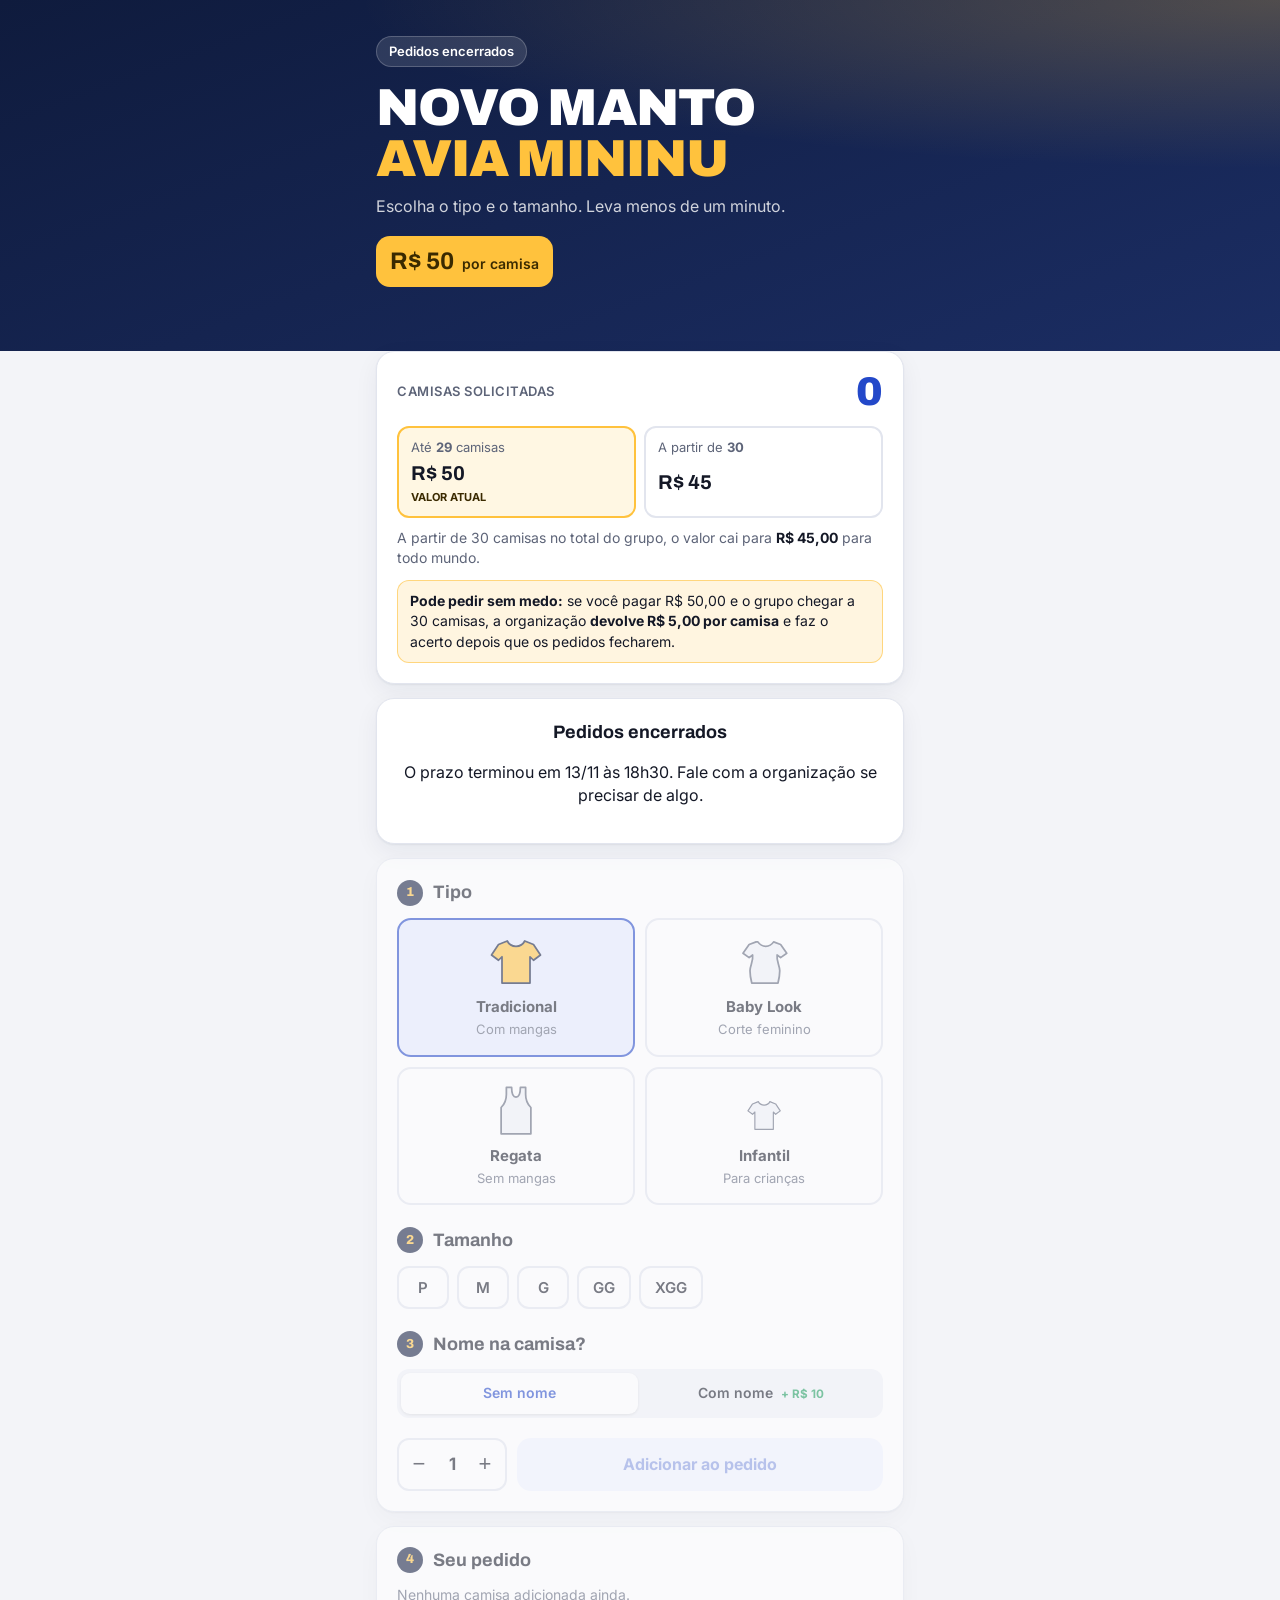
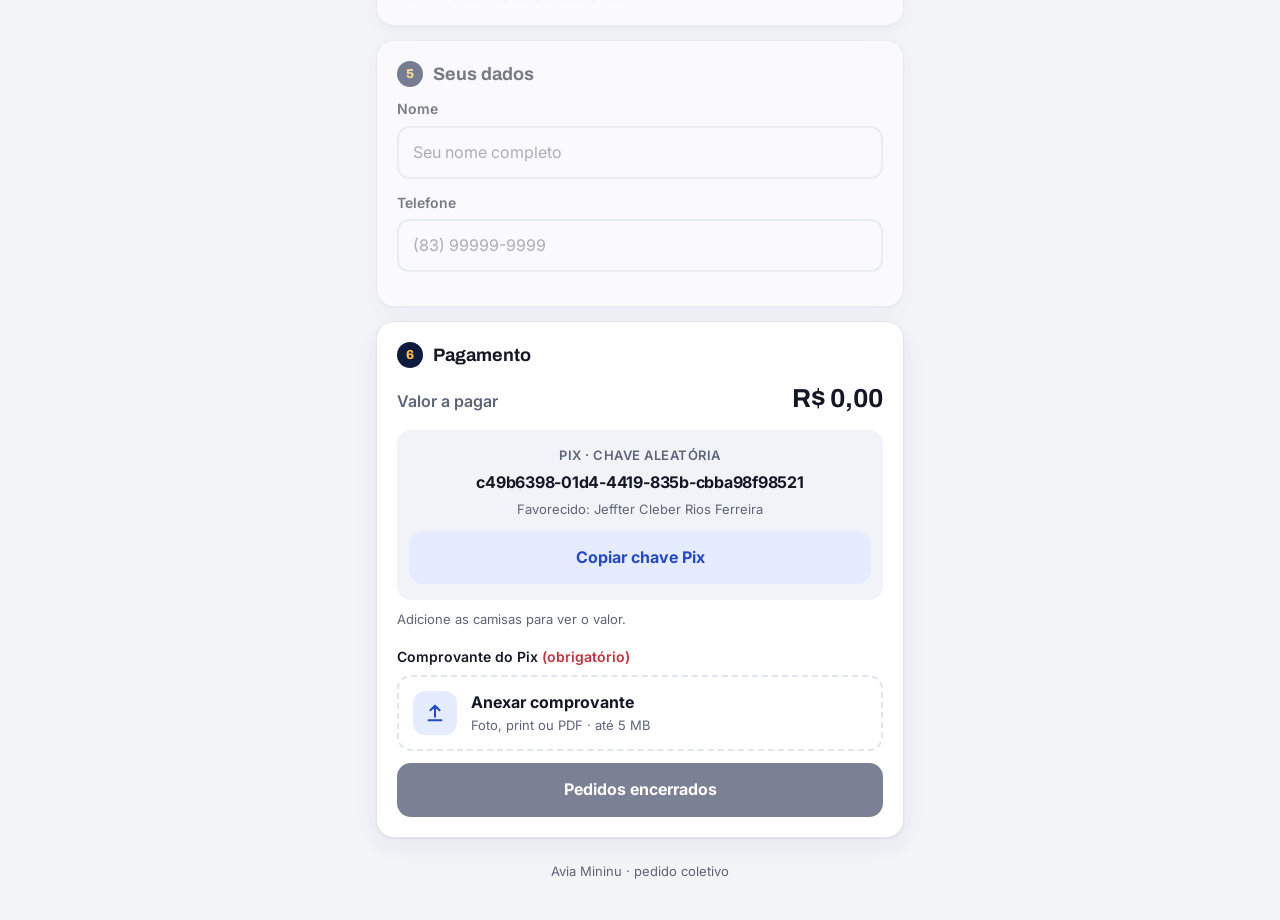
<file: index.html>
<!doctype html>
<html lang="pt-BR">
<head>
  <meta charset="utf-8" />
  <meta name="viewport" content="width=device-width, initial-scale=1, viewport-fit=cover" />
  <title>Novo Manto Avia Mininu</title>
  <meta name="description" content="Faça seu pedido do novo manto Avia Mininu." />
  <meta name="theme-color" content="#0f1b3d" />
  <link rel="icon" href="data:image/svg+xml,%3Csvg xmlns='http://www.w3.org/2000/svg' viewBox='0 0 64 64'%3E%3Cpath fill='%23ffc23d' d='M22 8 12 12 4 24l8 6 4-4v30h32V26l4 4 8-6-8-12-10-4c-2 4-6 6-10 6s-8-2-10-6z'/%3E%3C/svg%3E" />
  <link rel="preconnect" href="https://fonts.googleapis.com" />
  <link rel="preconnect" href="https://fonts.gstatic.com" crossorigin />
  <link href="https://fonts.googleapis.com/css2?family=Archivo:wght@500;700;900&family=Inter:wght@400;500;600;700&display=swap" rel="stylesheet" />
  <link rel="stylesheet" href="styles.css" />
</head>
<body>
  <header class="hero">
    <div class="wrap">
      <span class="badge" id="prazo-badge">Pedidos abertos</span>
      <h1 id="titulo">Novo Manto<br /><span>Avia Mininu</span></h1>
      <p class="hero-sub">Escolha o tipo e o tamanho. Leva menos de um minuto.</p>
      <div class="price-pill">
        <strong id="preco-atual">R$ 50</strong>
        <span>por camisa</span>
      </div>
    </div>
  </header>

  <main class="wrap">
    <div class="demo-banner" id="demo-banner" hidden>
      <strong>Modo demonstração:</strong> os pedidos ficam salvos só neste navegador.
    </div>

    <!-- Contador de camisas -->
    <section class="card counter-card" aria-live="polite">
      <div class="counter">
        <span class="label">Camisas solicitadas</span>
        <b class="counter-num" id="total-grupo">0</b>
      </div>
      <div class="tiers">
        <div class="tier" id="tier-normal"><span>Até <b class="meta">29</b> camisas</span><strong id="preco-normal">R$ 50</strong></div>
        <div class="tier" id="tier-desconto"><span>A partir de <b class="meta-desc">30</b></span><strong id="preco-desconto">R$ 45</strong></div>
      </div>
      <p class="progress-msg" id="progress-msg">Carregando…</p>
      <p class="aviso-devolucao" id="aviso-devolucao" hidden></p>
    </section>

    <!-- Pedido fechado -->
    <section class="card closed" id="closed" hidden>
      <h2>Pedidos encerrados</h2>
      <p id="closed-text">O prazo terminou. Fale com a organização se precisar de algo.</p>
    </section>

    <form id="form" novalidate>
      <!-- Montar item -->
      <section class="card">
        <h2><span class="step">1</span> Tipo</h2>
        <div class="tipo-grid" id="tipos" role="radiogroup" aria-label="Tipo de camisa"></div>

        <h2><span class="step">2</span> Tamanho</h2>
        <div class="chips" id="tamanhos" role="radiogroup" aria-label="Tamanho"></div>

        <h2><span class="step">3</span> Nome na camisa?</h2>
        <div class="segmented two" id="personalizar" role="radiogroup" aria-label="Nome na camisa">
          <button type="button" role="radio" aria-checked="true" data-v="nao">Sem nome</button>
          <button type="button" role="radio" aria-checked="false" data-v="sim">Com nome <small id="preco-nome-label">+ R$ 10</small></button>
        </div>
        <label class="field nome-camisa" id="nome-camisa-wrap" hidden>
          <span>Nome que vai na camisa</span>
          <input id="nome-camisa" maxlength="15" autocomplete="off" autocapitalize="characters" placeholder="Ex.: JOÃO" />
          <small class="muted">Até 15 letras. Para nomes diferentes, adicione uma camisa de cada vez.</small>
        </label>

        <div class="add-row">
          <div class="stepper" aria-label="Quantidade">
            <button type="button" id="qtd-menos" aria-label="Diminuir">−</button>
            <output id="qtd">1</output>
            <button type="button" id="qtd-mais" aria-label="Aumentar">+</button>
          </div>
          <button type="button" class="btn btn-secondary" id="add">Adicionar ao pedido</button>
        </div>
        <p class="hint" id="add-hint"></p>
      </section>

      <!-- Carrinho -->
      <section class="card" id="carrinho-card">
        <h2><span class="step">4</span> Seu pedido</h2>
        <ul class="cart" id="cart"></ul>
        <p class="empty" id="cart-empty">Nenhuma camisa adicionada ainda.</p>
        <div class="cart-total" id="cart-total" hidden>
          <span><b id="total-qtd">0</b> camisa(s)</span>
          <strong id="total-valor">R$ 0,00</strong>
        </div>
      </section>

      <!-- Dados -->
      <section class="card">
        <h2><span class="step">5</span> Seus dados</h2>
        <label class="field">
          <span>Nome</span>
          <input id="nome" name="nome" autocomplete="name" placeholder="Seu nome completo" required maxlength="80" />
        </label>
        <label class="field">
          <span>Telefone</span>
          <input id="telefone" name="telefone" type="tel" inputmode="tel" autocomplete="tel" placeholder="(83) 99999-9999" required maxlength="16" />
        </label>
        <!-- campo anti-spam, invisível para pessoas -->
        <input type="text" name="site" id="site" tabindex="-1" autocomplete="off" class="hp" aria-hidden="true" />
      </section>

      <!-- Pagamento -->
      <section class="card" id="pagamento-card">
        <h2><span class="step">6</span> Pagamento</h2>
        <div class="pagar">
          <span>Valor a pagar</span>
          <strong id="pagar-valor">R$ 0,00</strong>
        </div>
        <div class="pix">
          <span class="label">Pix · chave aleatória</span>
          <div class="pix-key pending" id="pix-key">Chave Pix será informada em breve</div>
          <span class="muted small" id="pix-nome"></span>
          <button type="button" class="btn btn-secondary" id="copiar-pix" hidden>Copiar chave Pix</button>
        </div>
        <p class="hint" id="aviso-desconto"></p>

        <span class="field-label">Comprovante do Pix <em>(obrigatório)</em></span>
        <label class="upload" id="upload">
          <input type="file" id="comprovante" accept="image/*,application/pdf" />
          <span class="upload-icon" aria-hidden="true">
            <svg viewBox="0 0 24 24"><path d="M12 16V4m0 0-5 5m5-5 5 5M5 20h14" /></svg>
          </span>
          <span class="upload-text"><b>Anexar comprovante</b><small>Foto, print ou PDF · até 5 MB</small></span>
        </label>
        <div class="upload-ok" id="upload-ok" hidden>
          <img id="upload-thumb" alt="" hidden />
          <span class="upload-file"><b id="upload-nome"></b><small id="upload-info"></small></span>
          <button type="button" class="rm" id="upload-rm" aria-label="Remover comprovante">×</button>
        </div>

        <p class="error" id="erro" role="alert" hidden></p>
        <button type="submit" class="btn btn-primary" id="enviar">Enviar pedido</button>
        <p class="hint center" id="prazo-texto"></p>
      </section>
    </form>

    <!-- Sucesso -->
    <section class="card success" id="sucesso" hidden>
      <div class="check" aria-hidden="true">
        <svg viewBox="0 0 24 24"><path d="M5 12.5 10 17.5 19 7" /></svg>
      </div>
      <h2>Pedido recebido!</h2>
      <p class="muted" id="sucesso-id"></p>
      <ul class="cart readonly" id="sucesso-itens"></ul>
      <div class="cart-total">
        <span id="sucesso-qtd"></span>
        <strong id="sucesso-valor"></strong>
      </div>

      <p class="comprovante-ok">✓ Comprovante do Pix recebido</p>
      <p class="hint" id="sucesso-aviso"></p>

      <a class="btn btn-whats" id="whats" target="_blank" rel="noopener" hidden>Falar com a organização</a>
      <button type="button" class="btn btn-ghost" id="novo">Fazer outro pedido</button>
    </section>
  </main>

  <footer class="wrap footer">Avia Mininu · pedido coletivo</footer>

  <div class="toast" id="toast" role="status" aria-live="polite"></div>

  <script src="config.js"></script>
  <script src="app.js"></script>
</body>
</html>
</file>
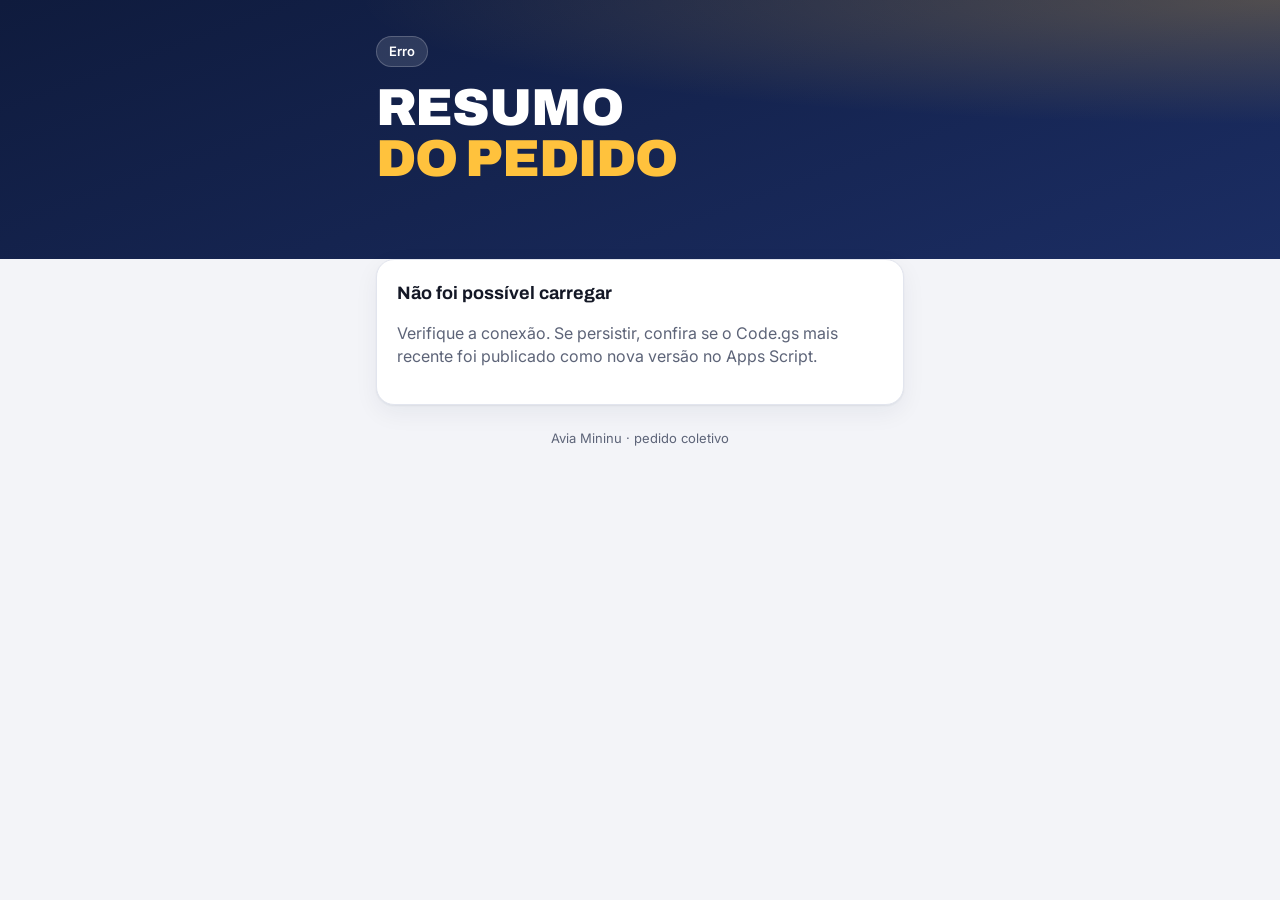
<file: resumo/index.html>
<!doctype html>
<html lang="pt-BR">
<head>
  <meta charset="utf-8" />
  <meta name="viewport" content="width=device-width, initial-scale=1, viewport-fit=cover" />
  <title>Resumo do pedido</title>
  <meta name="robots" content="noindex" />
  <meta name="theme-color" content="#0f1b3d" />
  <link rel="icon" href="data:image/svg+xml,%3Csvg xmlns='http://www.w3.org/2000/svg' viewBox='0 0 64 64'%3E%3Cpath fill='%23ffc23d' d='M22 8 12 12 4 24l8 6 4-4v30h32V26l4 4 8-6-8-12-10-4c-2 4-6 6-10 6s-8-2-10-6z'/%3E%3C/svg%3E" />
  <link rel="preconnect" href="https://fonts.googleapis.com" />
  <link rel="preconnect" href="https://fonts.gstatic.com" crossorigin />
  <link href="https://fonts.googleapis.com/css2?family=Archivo:wght@500;700;900&family=Inter:wght@400;500;600;700&display=swap" rel="stylesheet" />
  <link rel="stylesheet" href="../styles.css" />
  <style>
    .hero { padding-bottom: 56px; }
    .hero-sub a { color: var(--yellow); }
    .stats { display: grid; grid-template-columns: 1fr 1fr; gap: 10px; }
    .stat { background: var(--chip); border-radius: 14px; padding: 12px 14px; }
    .stat .label { display: block; font-size: 12px; }
    .stat b { font-family: Archivo, sans-serif; font-size: 24px; line-height: 1.2; }
    .stat.big { grid-column: 1 / -1; display: flex; justify-content: space-between; align-items: center; }
    .stat.big b { font-size: 40px; color: var(--accent); }
    .stat.devolver { background: rgba(255, 194, 61, .18); border: 1px solid rgba(255, 194, 61, .6); }
    .stat.devolver b { font-size: 32px; color: var(--ink); }
    .alerta { margin: 12px 0 0; color: var(--danger); font-weight: 600; font-size: 14px; }
    table { width: 100%; border-collapse: collapse; font-size: 15px; }
    th, td { text-align: left; padding: 8px 6px; border-bottom: 1px solid var(--line); }
    th { font-size: 12px; text-transform: uppercase; letter-spacing: .04em; color: var(--muted); }
    td.n, th.n { text-align: right; font-variant-numeric: tabular-nums; }
    tr.total td { font-weight: 700; border-bottom: 0; }
    .tipo-bloco + .tipo-bloco { margin-top: 22px; }
    .tipo-bloco h3 { font-family: Archivo, sans-serif; font-size: 16px; margin: 0 0 6px; display: flex; justify-content: space-between; }
    .tipo-bloco h3 span { color: var(--muted); font-weight: 600; font-size: 14px; }
    .nome { font-weight: 700; letter-spacing: .03em; }
    tr.com-nome td { background: rgba(255, 194, 61, .12); }
    .rodape { display: flex; justify-content: space-between; align-items: center; gap: 12px; }
    .rodape .btn { width: auto; margin: 0; padding: 10px 16px; }
    .muted { color: var(--muted); }
  </style>
</head>
<body>
  <header class="hero">
    <div class="wrap">
      <span class="badge" id="status">Carregando…</span>
      <h1>Resumo<br /><span>do pedido</span></h1>
      <p class="hero-sub" id="atualizado">Buscando os dados da planilha…</p>
    </div>
  </header>

  <main class="wrap">
    <section class="card" id="erro" hidden>
      <h2>Não foi possível carregar</h2>
      <p class="muted" id="erro-texto"></p>
    </section>

    <section class="card" id="numeros" hidden>
      <div class="stats">
        <div class="stat big"><span class="label">Total de camisas</span><b id="r-total">0</b></div>
        <div class="stat"><span class="label">Pedidos</span><b id="r-pedidos">0</b></div>
        <div class="stat"><span class="label">Preço por camisa</span><b id="r-preco">–</b></div>
        <div class="stat"><span class="label">Camisas com nome</span><b id="r-nome">0</b></div>
        <div class="stat"><span class="label">Falta para o desconto</span><b id="r-falta">–</b></div>
        <div class="stat"><span class="label">Valor recebido (Pix)</span><b id="r-recebido">–</b></div>
        <div class="stat"><span class="label">Valor final</span><b id="r-valor">–</b></div>
        <div class="stat big devolver"><span class="label">Total a devolver</span><b id="r-devolver">–</b></div>
      </div>
      <p class="hint" id="r-explica"></p>
      <p class="alerta" id="r-alerta" hidden></p>
    </section>

    <section class="card" id="devolucoes" hidden>
      <h2>Devoluções</h2>
      <p class="hint" style="margin:0 0 8px" id="dev-explica"></p>
      <table>
        <thead><tr><th>Pedido</th><th>Nome</th><th class="n">Camisas</th><th class="n">Devolver</th></tr></thead>
        <tbody id="tb-devolucoes"></tbody>
      </table>
    </section>

    <section class="card" id="por-tipo" hidden>
      <h2>Por tipo</h2>
      <table>
        <thead><tr><th>Tipo</th><th class="n">Sem nome</th><th class="n">Com nome</th><th class="n">Total</th></tr></thead>
        <tbody id="tb-tipos"></tbody>
      </table>
    </section>

    <section class="card" id="producao" hidden>
      <h2>Lista para produção</h2>
      <div id="lista"></div>
    </section>

    <div class="rodape" id="rodape" hidden>
      <span class="muted small">Atualiza sozinho a cada minuto.</span>
      <button type="button" class="btn btn-secondary" id="atualizar">Atualizar agora</button>
    </div>
  </main>

  <footer class="wrap footer">Avia Mininu · pedido coletivo</footer>

  <script src="../config.js"></script>
  <script>
    (() => {
      const C = window.CONFIG;
      const $ = (id) => document.getElementById(id);
      const brl = (v) => v.toLocaleString("pt-BR", { style: "currency", currency: "BRL" });
      const esc = (s) => String(s).replace(/[&<>"']/g, (c) => ({ "&": "&amp;", "<": "&lt;", ">": "&gt;", '"': "&quot;", "'": "&#39;" })[c]);

      function mostrarErro(msg) {
        $("status").textContent = "Erro";
        $("atualizado").textContent = "";
        $("erro-texto").textContent = msg;
        $("erro").hidden = false;
      }

      function render(d) {
        $("status").textContent = d.aberto ? "Pedidos abertos" : "Pedidos encerrados";
        $("atualizado").textContent = `Atualizado em ${d.atualizadoEm}`;
        $("erro").hidden = true;

        $("r-total").textContent = d.totalUnidades;
        $("r-pedidos").textContent = d.pedidos;
        $("r-preco").textContent = brl(d.preco);
        $("r-nome").textContent = d.comNome;
        const falta = C.MINIMO_DESCONTO - d.totalUnidades;
        $("r-falta").textContent = falta > 0 ? `${falta} camisa(s)` : "Atingido ✓";
        $("r-valor").textContent = brl(d.valorTotal);
        const temDevolucao = typeof d.aDevolver === "number";
        $("r-recebido").textContent = temDevolucao ? brl(d.valorRecebido) : "–";
        $("r-devolver").textContent = temDevolucao ? brl(d.aDevolver) : "–";
        $("r-explica").textContent = !temDevolucao
          ? "Para ver o valor recebido e as devoluções, publique a versão mais recente do Code.gs."
          : d.semValorPago
            ? `Rode "configurarPlanilha" no Apps Script: ${d.semValorPago} pedido(s) ainda sem "Valor pago" na planilha.`
            : `Valor final = camisas × ${brl(d.preco)} (preço atual) + nomes. A devolver = recebido − valor final.`;
        const devs = temDevolucao ? d.devolucoes : [];
        $("tb-devolucoes").innerHTML = devs.length
          ? devs.map((x) => `<tr><td>nº ${x.pedido}</td><td>${esc(x.nome)}</td><td class="n">${x.camisas}</td><td class="n">${brl(x.valor)}</td></tr>`).join("") +
            `<tr class="total"><td colspan="2">Total</td><td class="n">${devs.reduce((s, x) => s + x.camisas, 0)}</td><td class="n">${brl(d.aDevolver)}</td></tr>`
          : `<tr><td colspan="4" class="muted">Nenhuma devolução pendente.</td></tr>`;
        $("dev-explica").innerHTML =
          `Quem pagou ${brl(C.PRECO_NORMAL)} antes do grupo chegar a ${C.MINIMO_DESCONTO} camisas recebe a diferença de volta. ` +
          `Nome completo e telefone estão na aba <b>Devoluções</b> da planilha.`;
        $("devolucoes").hidden = !temDevolucao;
        $("r-alerta").hidden = !d.naoPagas;
        $("r-alerta").textContent = `Atenção: ${d.naoPagas} camisa(s) de pedidos com "Pago?" desmarcado na planilha.`;

        const semNome = d.tipos.reduce((s, t) => s + t.semNome, 0);
        $("tb-tipos").innerHTML =
          d.tipos.map((t) => `<tr><td>${esc(t.tipo)}</td><td class="n">${t.semNome}</td><td class="n">${t.comNome}</td><td class="n">${t.total}</td></tr>`).join("") +
          `<tr class="total"><td>Total</td><td class="n">${semNome}</td><td class="n">${d.comNome}</td><td class="n">${d.totalUnidades}</td></tr>`;

        $("lista").innerHTML = d.tipos.length
          ? d.tipos.map((t) => `
            <div class="tipo-bloco">
              <h3>${esc(t.tipo)} <span>${t.total} camisa(s)</span></h3>
              <table>
                <thead><tr><th>Tamanho</th><th>Nome</th><th class="n">Qtd</th></tr></thead>
                <tbody>
                  ${t.tamanhos.map((x) => `<tr><td>${esc(x.tamanho)}</td><td class="muted">sem nome</td><td class="n">${x.qtd}</td></tr>`).join("")}
                  ${t.nomes.map((x) => `<tr class="com-nome"><td>${esc(x.tamanho)}</td><td class="nome">${esc(x.nome)}</td><td class="n">${x.qtd}</td></tr>`).join("")}
                </tbody>
              </table>
            </div>`).join("")
          : `<p class="empty">Nenhum pedido ainda.</p>`;

        ["numeros", "por-tipo", "producao", "rodape"].forEach((id) => ($(id).hidden = false));
      }

      async function carregar() {
        if (!C.API_URL) return mostrarErro("O site está em modo demonstração (API_URL vazio no config.js).");
        $("atualizar").disabled = true;
        try {
          const r = await fetch(`${C.API_URL}?acao=resumo`);
          const d = await r.json();
          if (!d.ok || !d.tipos) throw new Error("versão antiga");
          render(d);
        } catch (e) {
          mostrarErro("Verifique a conexão. Se persistir, confira se o Code.gs mais recente foi publicado como nova versão no Apps Script.");
        } finally {
          $("atualizar").disabled = false;
        }
      }

      $("atualizar").addEventListener("click", carregar);
      carregar();
      setInterval(() => { if (!document.hidden) carregar(); }, 60000);
    })();
  </script>
</body>
</html>
</file>
<file: styles.css>
:root {
  --navy: #0f1b3d;
  --navy-2: #1b2d63;
  --yellow: #ffc23d;
  --yellow-ink: #3a2a00;
  --bg: #f3f4f8;
  --card: #ffffff;
  --ink: #141826;
  --muted: #5d6478;
  --line: #e2e5ee;
  --chip: #f1f3f8;
  --accent: #2348c9;
  --accent-soft: #e6ecff;
  --danger: #c62f3b;
  --ok: #1a9b5c;
  --radius: 18px;
  --shadow: 0 1px 2px rgba(15, 27, 61, .06), 0 8px 24px rgba(15, 27, 61, .06);
}
@media (prefers-color-scheme: dark) {
  :root {
    --bg: #0b1020;
    --card: #141a2e;
    --ink: #eef0f7;
    --muted: #9aa2b8;
    --line: #262e48;
    --chip: #1c2340;
    --accent: #7d9bff;
    --accent-soft: #1e2a55;
    --shadow: 0 1px 2px rgba(0, 0, 0, .3);
  }
}

* { box-sizing: border-box; }
html { -webkit-text-size-adjust: 100%; }
body {
  margin: 0;
  font-family: Inter, system-ui, -apple-system, "Segoe UI", Roboto, sans-serif;
  background: var(--bg);
  color: var(--ink);
  line-height: 1.45;
}
.wrap { max-width: 560px; margin: 0 auto; padding: 0 16px; }
[hidden] { display: none !important; }

/* ---------- Hero ---------- */
.hero {
  background:
    radial-gradient(120% 80% at 100% 0%, rgba(255, 194, 61, .25), transparent 60%),
    linear-gradient(160deg, var(--navy) 0%, var(--navy-2) 100%);
  color: #fff;
  padding: 36px 0 64px;
}
.badge {
  display: inline-block;
  background: rgba(255, 255, 255, .12);
  border: 1px solid rgba(255, 255, 255, .2);
  border-radius: 999px;
  padding: 5px 12px;
  font-size: 13px;
  font-weight: 600;
}
.hero h1 {
  font-family: Archivo, Inter, sans-serif;
  font-weight: 900;
  font-size: clamp(36px, 11vw, 52px);
  line-height: .98;
  letter-spacing: -.02em;
  margin: 16px 0 10px;
  text-transform: uppercase;
}
.hero h1 span { color: var(--yellow); }
.hero-sub { margin: 0 0 18px; color: rgba(255, 255, 255, .8); }
.price-pill {
  display: inline-flex;
  align-items: baseline;
  gap: 8px;
  background: var(--yellow);
  color: var(--yellow-ink);
  border-radius: 14px;
  padding: 8px 14px;
}
.price-pill strong { font-family: Archivo, sans-serif; font-size: 24px; }
.price-pill span { font-weight: 600; font-size: 14px; }

main { margin-top: -40px; }

/* ---------- Cards ---------- */
.card {
  background: var(--card);
  border-radius: var(--radius);
  box-shadow: var(--shadow);
  padding: 20px;
  margin-bottom: 14px;
  border: 1px solid var(--line);
}
.card h2 {
  font-family: Archivo, Inter, sans-serif;
  font-size: 18px;
  margin: 22px 0 12px;
  display: flex;
  align-items: center;
  gap: 10px;
}
.card h2:first-child { margin-top: 0; }
.step {
  display: inline-grid;
  place-items: center;
  width: 26px; height: 26px;
  border-radius: 50%;
  background: var(--navy);
  color: var(--yellow);
  font-size: 13px;
  font-weight: 800;
}
@media (prefers-color-scheme: dark) { .step { background: var(--yellow); color: var(--navy); } }

.demo-banner {
  background: #fff4d6;
  color: #5a4300;
  border: 1px solid #f1d58a;
  border-radius: 12px;
  padding: 10px 14px;
  font-size: 14px;
  margin-bottom: 14px;
  position: relative;
}

/* ---------- Progress ---------- */
.counter { display: flex; justify-content: space-between; align-items: center; gap: 12px; }
.label { font-size: 13px; font-weight: 600; color: var(--muted); text-transform: uppercase; letter-spacing: .04em; }
.counter-num { font-family: Archivo, sans-serif; font-size: 40px; line-height: 1; font-weight: 900; color: var(--accent); }
.tiers { display: grid; grid-template-columns: 1fr 1fr; gap: 8px; margin: 14px 0 10px; }
.tier {
  border: 2px solid var(--line); border-radius: 12px; padding: 10px 12px;
  display: grid; gap: 2px; font-size: 13px; color: var(--muted);
}
.tier strong { font-family: Archivo, sans-serif; font-size: 20px; color: var(--ink); }
.tier.active { border-color: var(--yellow); background: rgba(255, 194, 61, .14); }
.tier.active::after { content: "Valor atual"; font-size: 11px; font-weight: 700; text-transform: uppercase; color: var(--yellow-ink); }
@media (prefers-color-scheme: dark) { .tier.active::after { color: var(--yellow); } }
.progress-msg { margin: 0; font-size: 14px; color: var(--muted); }
.progress-msg b { color: var(--ink); }
.aviso-devolucao {
  margin: 12px 0 0; padding: 10px 12px;
  background: rgba(255, 194, 61, .16); border: 1px solid rgba(255, 194, 61, .6);
  border-radius: 12px; font-size: 14px; color: var(--ink);
}

/* ---------- Tipo ---------- */
.tipo-grid { display: grid; grid-template-columns: 1fr 1fr; gap: 10px; }
.encerrado .card:not(:last-child) { opacity: .55; pointer-events: none; }
.tipo {
  border: 2px solid var(--line);
  background: var(--card);
  color: var(--ink);
  border-radius: 14px;
  padding: 14px 10px;
  text-align: center;
  cursor: pointer;
  font: inherit;
  transition: border-color .15s, background .15s, transform .1s;
}
.tipo svg { width: 56px; height: 56px; display: block; margin: 0 auto 6px; }
.tipo svg path { fill: var(--chip); stroke: var(--muted); stroke-width: 2; stroke-linejoin: round; }
.tipo strong { display: block; font-size: 15px; }
.tipo small { color: var(--muted); font-size: 13px; }
.tipo[aria-checked="true"] { border-color: var(--accent); background: var(--accent-soft); }
.tipo[aria-checked="true"] svg path { fill: var(--yellow); stroke: var(--navy); }
.tipo:active { transform: scale(.98); }

/* ---------- Segmented ---------- */
.segmented { display: grid; grid-template-columns: repeat(3, 1fr); background: var(--chip); border-radius: 12px; padding: 4px; gap: 4px; }
.segmented button {
  border: 0; background: transparent; color: var(--ink);
  font: inherit; font-weight: 600; font-size: 14px;
  padding: 10px 4px; border-radius: 9px; cursor: pointer;
}
.segmented.two { grid-template-columns: 1fr 1fr; }
.segmented small { font-weight: 700; color: var(--ok); margin-left: 4px; }
.nome-camisa { margin: 12px 0 0; }
.nome-camisa input { text-transform: uppercase; letter-spacing: .04em; font-weight: 700; }
.nome-camisa small { display: block; margin-top: 6px; font-size: 13px; }
.stepper.locked { opacity: .5; }
.cart .tag { display: inline-block; margin-top: 4px; background: var(--accent-soft); color: var(--accent); font-weight: 700; font-size: 12px; padding: 2px 8px; border-radius: 6px; letter-spacing: .03em; }
.cart .price { font-weight: 700; font-size: 14px; white-space: nowrap; }
.segmented button[aria-checked="true"] { background: var(--card); box-shadow: 0 1px 3px rgba(0, 0, 0, .12); color: var(--accent); }

/* ---------- Chips ---------- */
.chips { display: flex; flex-wrap: wrap; gap: 8px; }
.chips button {
  border: 2px solid var(--line); background: var(--card); color: var(--ink);
  font: inherit; font-weight: 600; font-size: 15px;
  min-width: 52px; padding: 9px 14px; border-radius: 12px; cursor: pointer;
}
.chips button[aria-checked="true"] { border-color: var(--accent); background: var(--accent); color: #fff; }

/* ---------- Add row ---------- */
.add-row { display: flex; gap: 10px; margin-top: 20px; }
.stepper { display: flex; align-items: center; border: 2px solid var(--line); border-radius: 12px; overflow: hidden; }
.stepper button { width: 40px; height: 48px; border: 0; background: transparent; color: var(--ink); font-size: 22px; cursor: pointer; }
.stepper output { min-width: 26px; text-align: center; font-weight: 700; font-size: 17px; }
.add-row .btn { flex: 1; margin: 0; }

/* ---------- Buttons ---------- */
.btn {
  display: block; width: 100%;
  border: 0; border-radius: 14px;
  font: inherit; font-weight: 700; font-size: 16px;
  padding: 15px 18px; cursor: pointer; text-align: center; text-decoration: none;
  margin-top: 12px;
  transition: filter .15s, transform .1s;
}
.btn:active { transform: scale(.985); }
.btn:disabled { opacity: .55; cursor: not-allowed; }
.btn-primary { background: var(--navy); color: #fff; }
@media (prefers-color-scheme: dark) { .btn-primary { background: var(--yellow); color: var(--navy); } }
.btn-secondary { background: var(--accent-soft); color: var(--accent); }
.btn-whats { background: #1faa59; color: #fff; }
.btn-ghost { background: transparent; color: var(--muted); }

/* ---------- Cart ---------- */
.cart { list-style: none; margin: 0; padding: 0; }
.cart li {
  display: flex; align-items: center; gap: 12px;
  padding: 12px 0; border-bottom: 1px solid var(--line);
}
.cart li:last-child { border-bottom: 0; }
.cart .qty {
  display: grid; place-items: center;
  min-width: 34px; height: 34px; border-radius: 10px;
  background: var(--yellow); color: var(--yellow-ink); font-weight: 800;
}
.cart .desc { flex: 1; min-width: 0; }
.cart .desc strong { display: block; font-size: 15px; }
.cart .desc span { color: var(--muted); font-size: 13px; }
.cart .rm {
  border: 0; background: transparent; color: var(--muted);
  width: 36px; height: 36px; border-radius: 10px; cursor: pointer; font-size: 20px;
}
.cart .rm:hover { background: var(--chip); color: var(--danger); }
.cart-total {
  display: flex; justify-content: space-between; align-items: center;
  border-top: 2px dashed var(--line); margin-top: 6px; padding-top: 14px;
}
.cart-total strong { font-family: Archivo, sans-serif; font-size: 22px; }
.empty { color: var(--muted); font-size: 14px; margin: 0; }

/* ---------- Fields ---------- */
.field { display: block; margin-bottom: 14px; }
.field span { display: block; font-weight: 600; font-size: 14px; margin-bottom: 6px; }
.field input {
  width: 100%; font: inherit; font-size: 16px;
  padding: 13px 14px; border-radius: 12px;
  border: 2px solid var(--line); background: var(--card); color: var(--ink);
  outline: none;
}
.field input:focus { border-color: var(--accent); }
.field input.invalid { border-color: var(--danger); }
.hp { position: absolute; left: -9999px; width: 1px; height: 1px; opacity: 0; }

.error { color: var(--danger); font-weight: 600; font-size: 14px; margin: 0 0 4px; }
.hint { color: var(--muted); font-size: 13px; margin: 10px 0 0; }
.hint:empty { display: none; }
.center { text-align: center; }
.muted { color: var(--muted); }
.small { font-size: 13px; }

/* ---------- Success ---------- */
.success { text-align: center; }
.success .cart { text-align: left; margin-top: 12px; }
.check {
  width: 64px; height: 64px; border-radius: 50%;
  background: var(--ok); margin: 4px auto 12px;
  display: grid; place-items: center;
  animation: pop .4s ease;
}
.check svg { width: 34px; height: 34px; fill: none; stroke: #fff; stroke-width: 3; stroke-linecap: round; stroke-linejoin: round; }
.success h2 { justify-content: center; font-size: 24px; margin: 0 0 4px; }
@keyframes pop { from { transform: scale(.4); opacity: 0; } to { transform: scale(1); opacity: 1; } }
.pix {
  margin-top: 18px; padding: 16px 12px;
  border-radius: 14px; background: var(--chip);
  display: grid; gap: 6px;
}
.pix-key { font-family: inherit; font-size: clamp(11px, 3.4vw, 16px); letter-spacing: -.015em; font-weight: 700; word-break: break-all; }
.pix-key.pending { font-family: inherit; font-weight: 600; font-size: 15px; color: var(--muted); }
.pix .btn { margin-top: 6px; }

.closed { text-align: center; }
.closed h2 { justify-content: center; }

.footer { text-align: center; color: var(--muted); font-size: 13px; padding: 10px 16px 40px; }

/* ---------- Toast ---------- */
.toast {
  position: fixed; left: 50%; bottom: 24px;
  transform: translate(-50%, 20px);
  background: var(--navy); color: #fff;
  padding: 11px 18px; border-radius: 12px;
  font-weight: 600; font-size: 14px;
  opacity: 0; pointer-events: none;
  transition: opacity .2s, transform .2s;
  max-width: calc(100% - 32px);
}
.toast.show { opacity: 1; transform: translate(-50%, 0); }

@media (prefers-reduced-motion: reduce) {
  * { transition: none !important; animation: none !important; }
}
.success .cart-total { gap: 12px; }
.success .cart-total span { text-align: left; font-size: 14px; color: var(--muted); }

/* ---------- Pagamento ---------- */
.pagar { display: flex; justify-content: space-between; align-items: baseline; gap: 12px; }
.pagar span { font-weight: 600; color: var(--muted); }
.pagar strong { font-family: Archivo, sans-serif; font-size: 26px; }
#pagamento-card .pix { margin-top: 12px; text-align: center; }
.field-label { display: block; font-weight: 600; font-size: 14px; margin: 18px 0 8px; }
.field-label em { font-style: normal; color: var(--danger); font-weight: 600; }
.upload {
  display: flex; align-items: center; gap: 14px;
  border: 2px dashed var(--line); border-radius: 14px; padding: 14px;
  cursor: pointer; transition: border-color .15s, background .15s;
}
.upload:hover, .upload:focus-within { border-color: var(--accent); background: var(--accent-soft); }
.upload.invalid { border-color: var(--danger); }
.upload input { position: absolute; width: 1px; height: 1px; opacity: 0; }
.upload-icon { display: grid; place-items: center; width: 44px; height: 44px; border-radius: 12px; background: var(--accent-soft); flex: none; }
.upload-icon svg { width: 22px; height: 22px; fill: none; stroke: var(--accent); stroke-width: 2.2; stroke-linecap: round; stroke-linejoin: round; }
.upload-text, .upload-file { display: grid; gap: 2px; min-width: 0; }
.upload-text small, .upload-file small { color: var(--muted); font-size: 13px; }
.upload-file b { overflow: hidden; text-overflow: ellipsis; white-space: nowrap; }
.upload-ok {
  display: flex; align-items: center; gap: 12px;
  border: 2px solid var(--ok); border-radius: 14px; padding: 10px 12px;
  background: rgba(26, 155, 92, .08);
}
.upload-ok img { width: 48px; height: 48px; object-fit: cover; border-radius: 8px; flex: none; }
.upload-ok .upload-file { flex: 1; }
.upload-ok .rm { border: 0; background: transparent; color: var(--muted); width: 36px; height: 36px; border-radius: 10px; cursor: pointer; font-size: 20px; }
.comprovante-ok { margin: 16px 0 0; color: var(--ok); font-weight: 700; }
</file>
